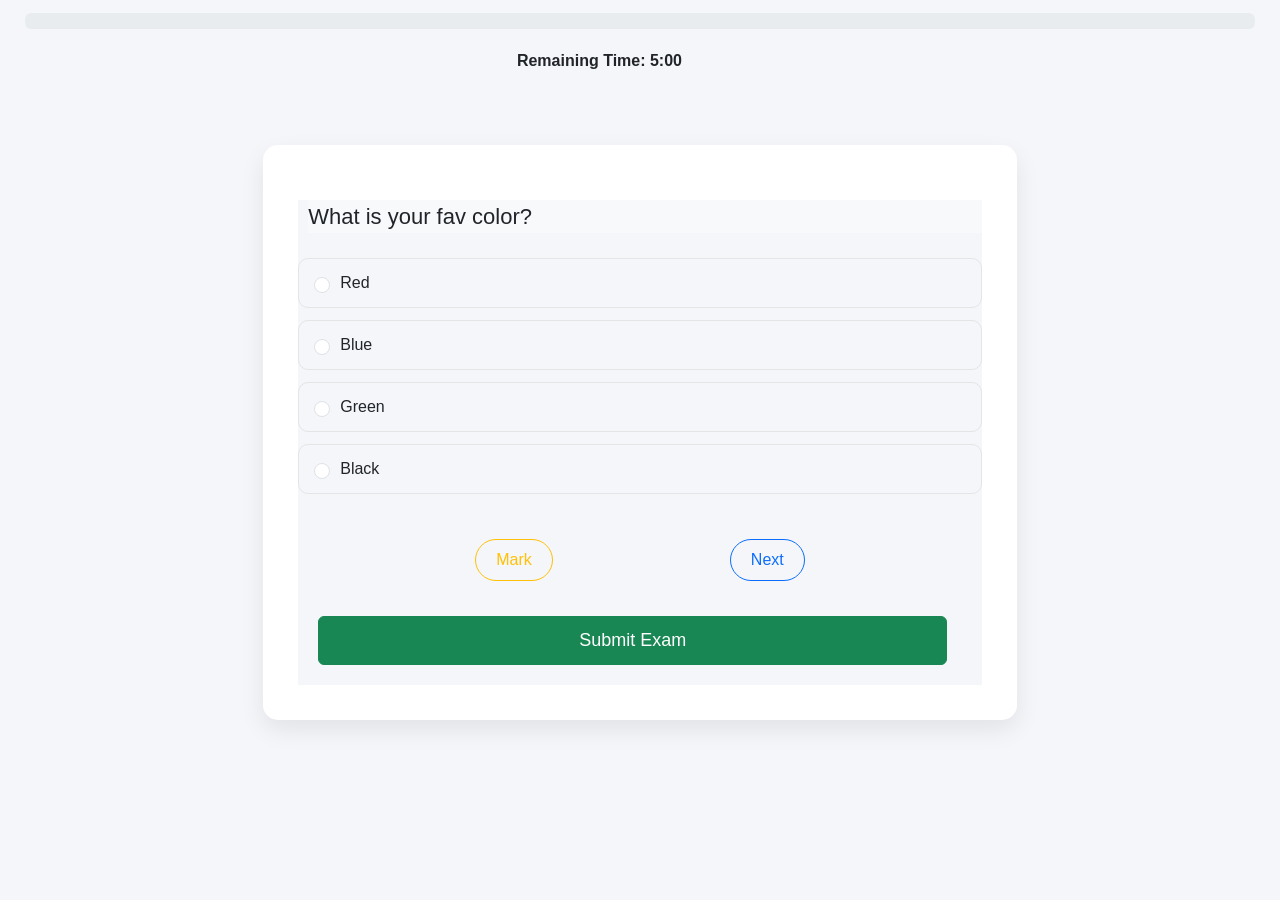
<file: index.html>
<!doctype html>
<html lang="en">
  <head>
    <meta charset="UTF-8" />
    <meta name="viewport" content="width=device-width, initial-scale=1.0" />
    <title>Document</title>
    <link rel="stylesheet" href="main.css" />
    <link
      href="https://cdn.jsdelivr.net/npm/bootstrap@5.3.8/dist/css/bootstrap.min.css"
      rel="stylesheet"
      integrity="sha384-sRIl4kxILFvY47J16cr9ZwB07vP4J8+LH7qKQnuqkuIAvNWLzeN8tE5YBujZqJLB"
      crossorigin="anonymous"
    />
  </head>
  <style></style>
  <body>
    <div class="container-fluid">
      <!-- timer -->

      <!-- progress -->

      <div class="prog">
        <div
          class="progress"
          role="progressbar"
          aria-label="Basic example"
          aria-valuenow="25"
          aria-valuemin="0"
          aria-valuemax="100"
        >
          <div class="progress-bar" style="width: 25%"></div>
        </div>
        <div class="prog__timer">Remaining Time: <span id="time"></span></div>
      </div>
      <div class="change">
        <div class="qsec">
          <!-- question section -->
          <div class="question">
            <!-- question field -->
            <div class="question__qc">what is your fav color ?</div>
            <!-- first choice -->
            <div class="question__form-check">
              <input
                class="form-check-input"
                type="radio"
                name="radioDefault"
                id="radioDefault1"
              />
              <label class="form-check-label" for="radioDefault1">
                choice one
              </label>
            </div>
            <!-- second choice  -->
            <div class="question__form-check">
              <input
                class="form-check-input"
                type="radio"
                name="radioDefault"
                id="radioDefault2"
              />
              <label class="form-check-label" for="radioDefault2">
                choice two
              </label>
            </div>
            <!-- third choice -->
            <div class="question__form-check">
              <input
                class="form-check-input"
                type="radio"
                name="radioDefault"
                id="radioDefault3"
              />
              <label class="form-check-label" for="radioDefault3">
                choice three
              </label>
            </div>
            <!-- fourth choice -->
            <div class="question__form-check">
              <input
                class="form-check-input"
                type="radio"
                name="radioDefault"
                id="radioDefault4"
                checked
              />
              <label class="form-check-label" for="radioDefault4">
                Default checked radio
              </label>
            </div>
            <!-- btn -->
            <div class="question__buttons">
              <button type="button" class="btn btn-outline-secondary">
                Previous
              </button>
              <!-- mark btn -->
              <button type="button" class="btn btn-outline-warning">
                Mark
              </button>
              <!-- next btn -->
              <button type="button" class="btn btn-outline-primary">
                Next
              </button>
            </div>
            <div class="question__submit">
              <button class="btn btn-success submit">Submit Exam</button>
            </div>
          </div>
        </div>
        <!-- mark section -->
        <div class="change__markQ"></div>
      </div>
    </div>

    <script type="module" src="main.js"></script>
  </body>
</html>
</file>
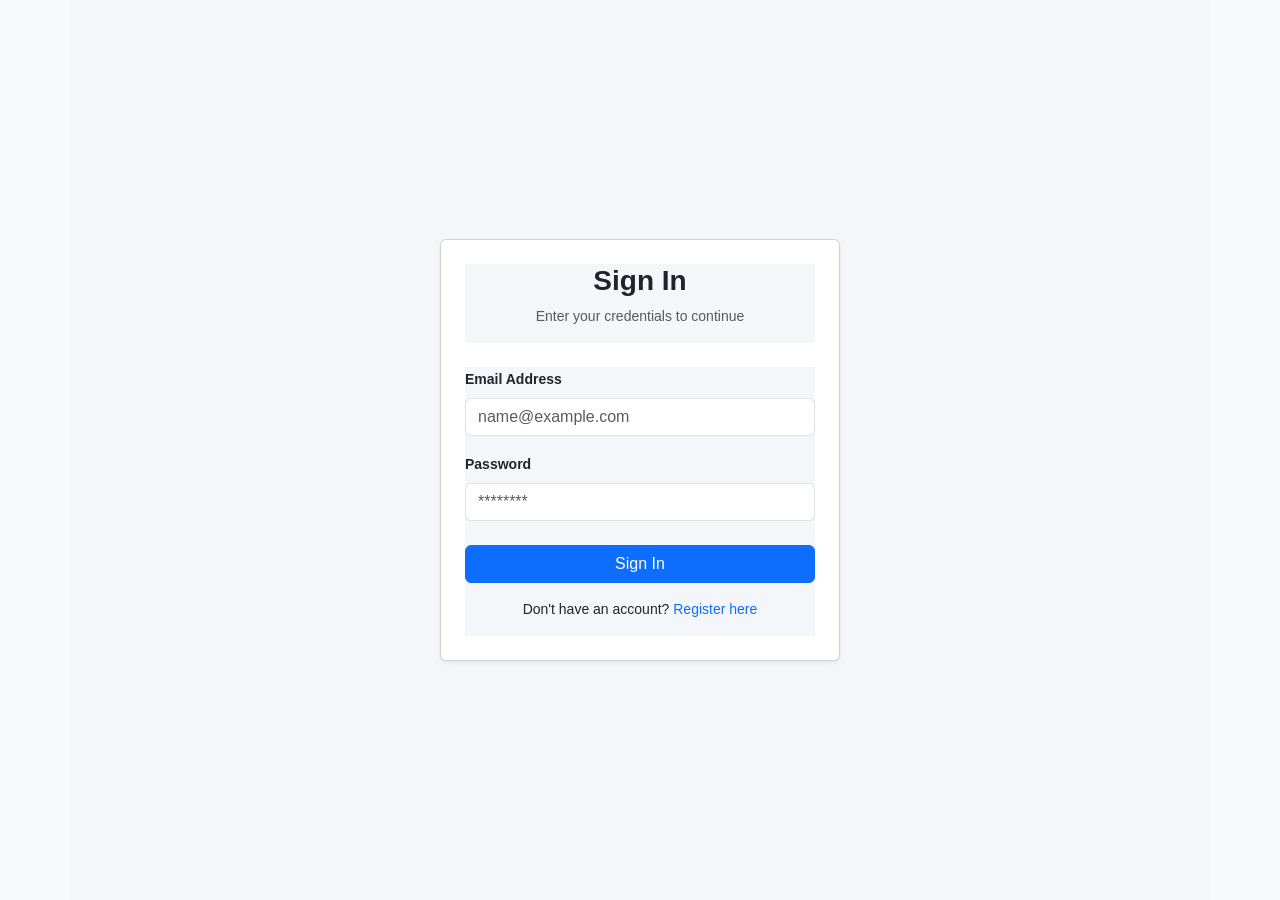
<file: login.html>
<!DOCTYPE html>
<html lang="en">
<head>
    <meta charset="UTF-8">
    <meta name="viewport" content="width=device-width, initial-scale=1.0">
    <title>login</title>
    <link href="https://cdn.jsdelivr.net/npm/bootstrap@5.3.8/dist/css/bootstrap.min.css" rel="stylesheet" integrity="sha384-sRIl4kxILFvY47J16cr9ZwB07vP4J8+LH7qKQnuqkuIAvNWLzeN8tE5YBujZqJLB" crossorigin="anonymous">
<script src="https://cdn.jsdelivr.net/npm/bootstrap@5.3.8/dist/js/bootstrap.bundle.min.js" integrity="sha384-FKyoEForCGlyvwx9Hj09JcYn3nv7wiPVlz7YYwJrWVcXK/BmnVDxM+D2scQbITxI" crossorigin="anonymous"></script>
<link rel="stylesheet" href="main.css">
</head>
<body class="bg-light">
    <div class="container d-flex justify-content-center align-items-center vh-100">
        <div class="card auth-card shadow-sm p-4" style="max-width: 400px; width: 100%;">
            <div class="text-center mb-4">
                <h3 class="fw-bold">Sign In</h3>
                <p class="text-muted small">Enter your credentials to continue</p>
            </div>

            <form id="login-form">
                <div class="mb-3">
                    <label for="login-email" class="form-label small fw-bold">Email Address</label>
                    <input type="email" class="form-control custom-input" id="login-email" placeholder="name@example.com">
                    <span id="login-message"></span>
                </div>

                <div class="mb-4">
                    <label for="login-password" class="form-label small fw-bold">Password</label>
                    <input type="password" class="form-control custom-input" id="login-password" placeholder="********">
                    <span id="pass-message"></span>
                </div>

                <button type="submit" class="btn btn-primary btn-main w-100">Sign In</button>

                <p class="text-center mt-3 small">
                    Don't have an account? <a href="register.html" class="text-decoration-none">Register here</a>
                </p>
            </form>
        </div>
    </div>
<script src="login.js"></script>
</body>
</html>
</file>
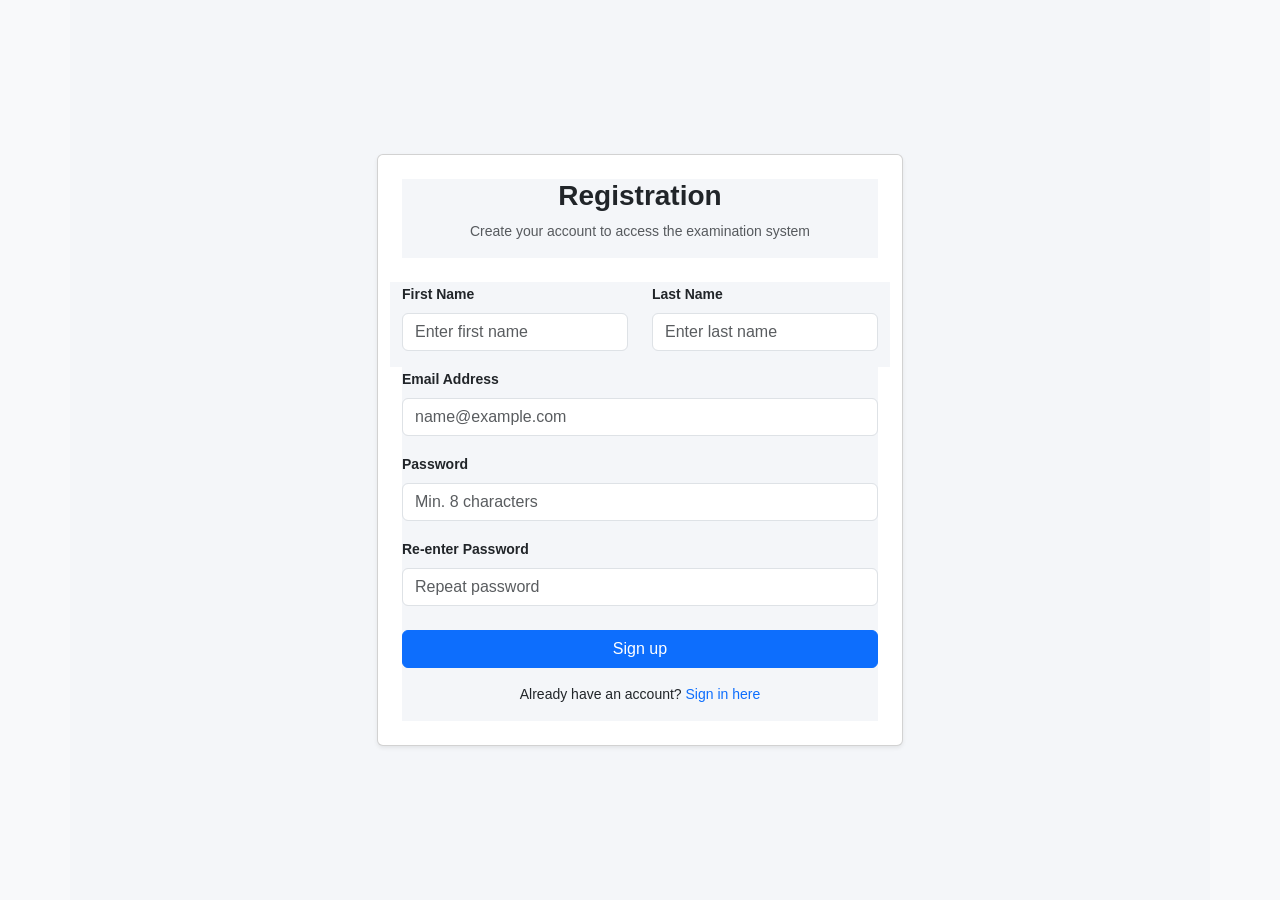
<file: register.html>
<!DOCTYPE html>
<html lang="en">
<head>
    <meta charset="UTF-8">
    <meta name="viewport" content="width=device-width, initial-scale=1.0">
    <title>register</title>
    <link href="https://cdn.jsdelivr.net/npm/bootstrap@5.3.8/dist/css/bootstrap.min.css" rel="stylesheet" integrity="sha384-sRIl4kxILFvY47J16cr9ZwB07vP4J8+LH7qKQnuqkuIAvNWLzeN8tE5YBujZqJLB" crossorigin="anonymous">
<script src="https://cdn.jsdelivr.net/npm/bootstrap@5.3.8/dist/js/bootstrap.bundle.min.js" integrity="sha384-FKyoEForCGlyvwx9Hj09JcYn3nv7wiPVlz7YYwJrWVcXK/BmnVDxM+D2scQbITxI" crossorigin="anonymous"></script>
<link rel="stylesheet" href="main.css">
</head>
    <body class="bg-light">

    <div class="container d-flex justify-content-center align-items-center vh-100">


        <!-- .auth-card: كلاس مخصص لتنسيق الصندوق في Sass -->
        <div class="card auth-card shadow-sm p-4">
            <div class="text-center mb-4">
                <h3 class="fw-bold">Registration</h3>
                <p class="text-muted small">Create your account to access the examination system</p>
            </div>

            <form id="registration-form">
                <div class="row">
                    <div class="col-md-6 mb-3">
                        <label for="first-name" class="form-label small fw-bold">First Name</label>
                    
                        <input type="text" class="form-control custom-input" id="first-name" placeholder="Enter first name">
                        <div class="text-danger small d-none" id="fname-error">please enter valid first name</div>
                    
                    </div>
                    <div class="col-md-6 mb-3">
                        <label for="last-name" class="form-label small fw-bold">Last Name</label>
                        <input type="text" class="form-control custom-input" id="last-name" placeholder="Enter last name">
                        <div class="text-danger small d-none" id="lname-error">please enter avalid name</div>
                    </div>
                </div>

                <div class="mb-3">
                    <label for="email-address" class="form-label small fw-bold">Email Address</label>
                    <input type="email" class="form-control custom-input" id="email-address" placeholder="name@example.com">
                    <div class="text-danger small d-none" id="email-error">please enter a valid email </div>
                </div>

                <div class="mb-3">
                    <label for="password" class="form-label small fw-bold">Password</label>
                    <input type="password" class="form-control custom-input" id="password" placeholder="Min. 8 characters">
                    <div class="text-danger small d-none" id="password-error">password should be at least 8 character</div>
                </div>

                <div class="mb-4">
                    <label for="confirm-password" class="form-label small fw-bold">Re-enter Password</label>
                    <input type="password" class="form-control custom-input" id="confirm-password" placeholder="Repeat password">
                    <div class="text-danger small d-none" id="repassword-error"> didn't match password</div> 
                </div>

        
                    

        
                <button type="submit" class="btn btn-primary btn-main w-100">Sign up</button>

                <p class="text-center mt-3 small">
                    Already have an account? <a href="login.html" class="text-decoration-none">Sign in here</a>
                </p>
            </form>
        </div>
    </div>
    <script src="register.js"></script>
    </body>
</html>
</file>
<file: main.css>
* {
  padding: 0;
  margin: 0;
  box-sizing: border-box;
  background: #f4f6f9;
  font-family: "Segoe UI", Tahoma, Geneva, Verdana, sans-serif;
}

.question__qc {
  color: #212529;
  margin: 20px 0 25px 10px;
  background-color: #f8f9fa;
  font-size: 22px;
  font-weight: 600px;
}
.question__form-check {
  padding: 12px 15px;
  margin-bottom: 12px;
  border: 1px solid #e5e5e5;
  border-radius: 10px;
  transition: 0.3s;
  cursor: pointer;
  display: flex;
  align-items: center;
  gap: 10px;
}
.question__form-check:hover {
  background-color: #f8f9fa;
  border-color: #0d6efd;
}
.question__buttons {
  margin: 35px 0 0 0;
  display: flex;
  justify-content: space-evenly;
}
.question__buttons .btn {
  padding: 8px 20px;
  border-radius: 30px;
  margin: 10px 0;
}
.question__submit {
  margin-top: 5px;
}
.question .submit {
  width: 92%;
  font-size: 18px;
  padding: 10px;
}

.prog {
  margin: 1%;
}
.prog__timer {
  color: #212529;
  margin: 20px 0 0 40%;
  font-weight: bold;
}

.qsec {
  min-width: 60%;
  margin: 60px auto 0;
  background: #ffffff;
  padding: 35px;
  border-radius: 15px;
  box-shadow: 0 10px 25px rgba(0, 0, 0, 0.08);
}

.change {
  display: flex;
}
.change__markQ {
  margin: 60px auto;
  margin-left: 0;
  padding: 10px;
  background-color: #fff3cd;
  border-radius: 8px;
  font-size: 14px;
  width: 10%;
}

.result {
  height: 90vh;
  display: flex;
  justify-content: center;
  align-items: center;
}
.result__card {
  min-width: 50%;
  margin: 60px auto;
  padding: 35px;
  border-radius: 15px;
  box-shadow: 0 10px 25px rgba(0, 0, 0, 0.08);
  text-align: center;
}
.result__card h1 {
  color: #1a237e;
}
.result__card p {
  font-weight: bold;
  text-transform: capitalize;
}
.result__card__buttons {
  display: flex;
  justify-content: space-evenly;
}

btn-main {
  background: #1a237e !important;
  border-radius: 8px !important;
  border: none;
}

.submit {
  padding: 20px;
  margin: 20px;
  width: 50%;
}
</file>
